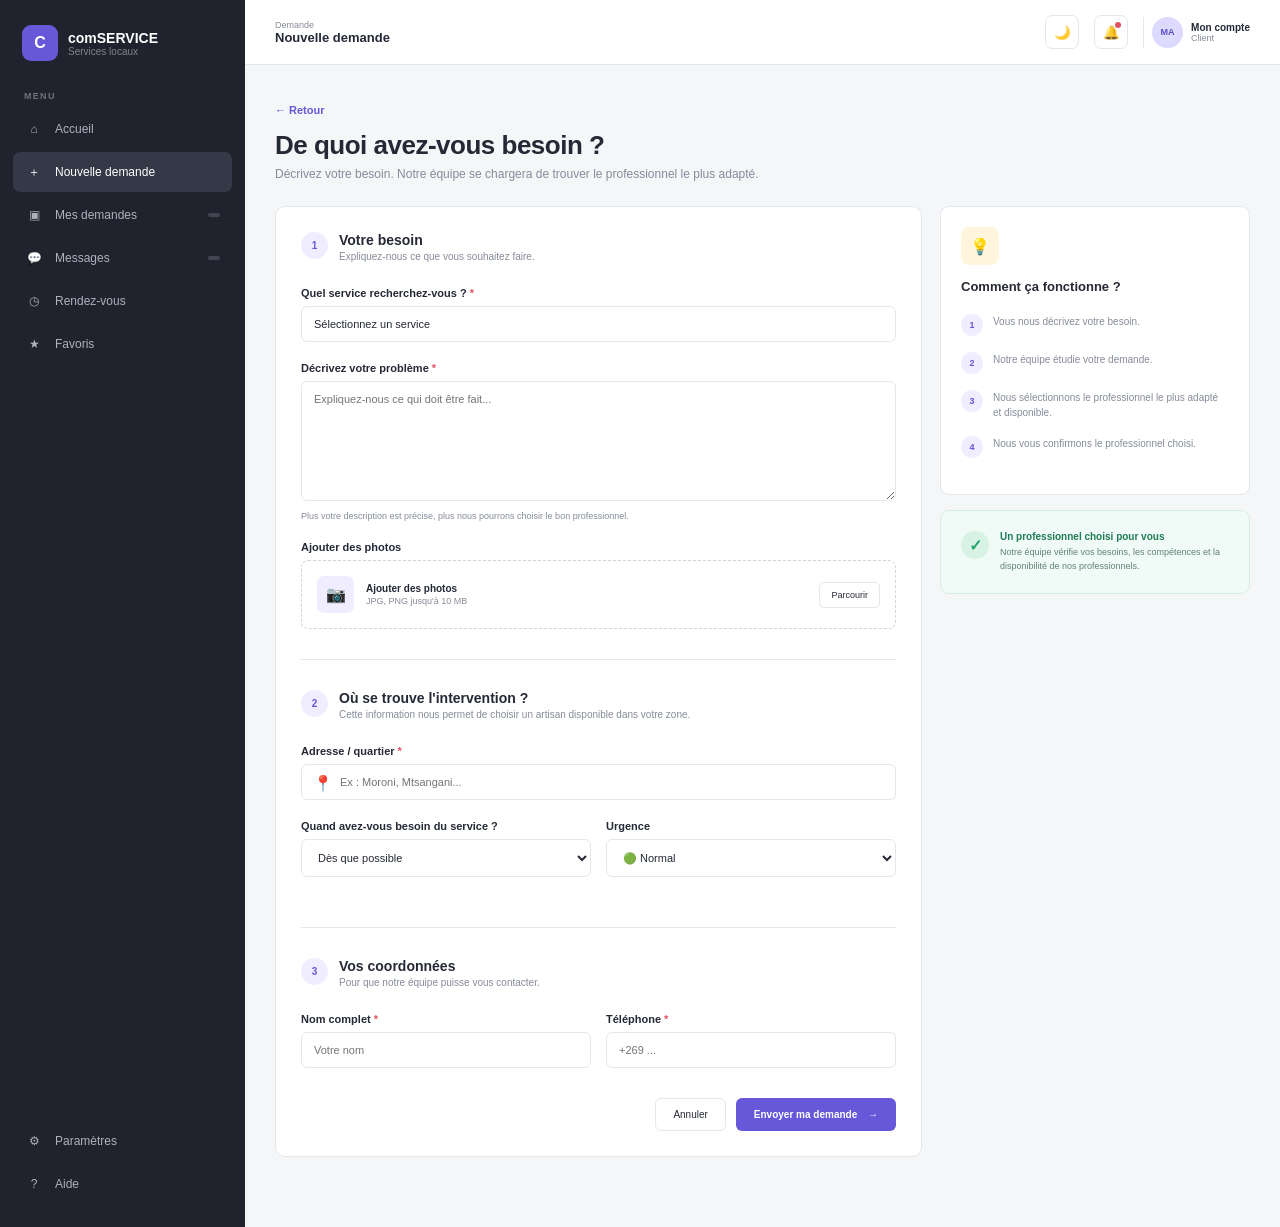
<file: index.html>
<!DOCTYPE html>
<html lang="fr">
<head>
    <meta charset="UTF-8">
    <meta name="viewport" content="width=device-width, initial-scale=1.0">

    <title> comSERVICE </title>

    <link rel="stylesheet" href="client/style.css">
</head>

<body>

<div class="app">

    <!-- ======================================
         SIDEBAR
    ======================================= -->

    <aside class="sidebar" id="sidebar">

        <div class="brand">

            <div class="brand-icon">
                C
            </div>

            <div class="brand-text">
                <strong>comSERVICE</strong>
                <span>Services locaux</span>
            </div>

            <button class="close-menu" id="closeMenu">
                ×
            </button>

        </div>


        <nav class="navigation">

            <p class="nav-title">MENU</p>

            <a href="#" class="nav-item">
                <span>⌂</span>
                <label>Accueil</label>
            </a>

            <a href="#" class="nav-item active">
                <span>＋</span>
                <label>Nouvelle demande</label>
            </a>

            <a href="#" class="nav-item">
                <span>▣</span>
                <label>Mes demandes</label>
                <b></b>
            </a>

            <a href="#" class="nav-item">
                <span>💬</span>
                <label>Messages</label>
                <b></b>
            </a>

            <a href="#" class="nav-item">
                <span>◷</span>
                <label>Rendez-vous</label>
            </a>

            <a href="#" class="nav-item">
                <span>★</span>
                <label>Favoris</label>
            </a>

        </nav>


        <div class="sidebar-bottom">

            <a href="#" class="nav-item">
                <span>⚙</span>
                <label>Paramètres</label>
            </a>

            <a href="#" class="nav-item">
                <span>?</span>
                <label>Aide</label>
            </a>

        </div>

    </aside>


    <!-- ======================================
         MAIN
    ======================================= -->

    <main class="main">

        <!-- TOPBAR -->

        <header class="topbar">

            <button class="menu-button" id="openMenu">
                ☰
            </button>


            <div class="top-title">

                <span>Demande</span>

                <strong>
                    Nouvelle demande
                </strong>

            </div>


            <div class="top-actions">

                <button
                    class="theme-button"
                    id="themeButton"
                    title="Changer de thème"
                >
                    🌙
                </button>

                <button class="notification">
                    🔔
                    <i></i>
                </button>


                <div class="user">

                    <div class="user-avatar">
                        MA
                    </div>

                    <div class="user-details">
                        <strong>Mon compte</strong>
                        <span>Client</span>
                    </div>

                </div>

            </div>

        </header>


        <!-- ======================================
             CONTENT
        ======================================= -->

        <div class="content">


            <!-- PAGE HEADER -->

            <div class="page-header">

                <div>

                    <a href="#" class="back">
                        ← Retour
                    </a>

                    <h1>
                        De quoi avez-vous besoin ?
                    </h1>

                    <p>
                        Décrivez votre besoin. Notre équipe
                        se chargera de trouver le professionnel
                        le plus adapté.
                    </p>

                </div>

            </div>


            <!-- ==================================
                 FORM
            =================================== -->

            <div class="request-layout">


                <!-- FORMULAIRE -->

                <section class="form-card">

                    <div class="card-header">

                        <div class="step-circle">
                            1
                        </div>

                        <div>
                            <h2>
                                Votre besoin
                            </h2>

                            <p>
                                Expliquez-nous ce que vous souhaitez faire.
                            </p>
                        </div>

                    </div>


                    <!-- SERVICE -->

                    <div class="form-group">

                        <label>
                            Quel service recherchez-vous ?
                            <span>*</span>
                        </label>

                        <div class="select-wrapper">

                            <select>

                                <option value="">
                                    Sélectionnez un service
                                </option>

                                <option>
                                    🔧 Plomberie
                                </option>

                                <option>
                                    ⚡ Électricité
                                </option>

                                <option>
                                    ❄️ Climatisation
                                </option>

                                <option>
                                    🎨 Peinture
                                </option>

                                <option>
                                    🪚 Menuiserie
                                </option>

                                <option>
                                    🧹 Nettoyage
                                </option>

                                <option>
                                    🔨 Maçonnerie
                                </option>

                                <option>
                                    🛠 Autre réparation
                                </option>

                            </select>

                        </div>

                    </div>


                    <!-- DESCRIPTION -->

                    <div class="form-group">

                        <label>
                            Décrivez votre problème
                            <span>*</span>
                        </label>

                        <textarea
                            placeholder="Expliquez-nous ce qui doit être fait..."
                        ></textarea>

                        <small>
                            Plus votre description est précise,
                            plus nous pourrons choisir le bon professionnel.
                        </small>

                    </div>


                    <!-- PHOTOS -->

                    <div class="form-group">

                        <label>
                            Ajouter des photos
                        </label>

                        <div class="upload">

                            <div class="upload-icon">
                                📷
                            </div>

                            <div>

                                <strong>
                                    Ajouter des photos
                                </strong>

                                <p>
                                    JPG, PNG jusqu'à 10 MB
                                </p>

                            </div>

                            <button type="button">
                                Parcourir
                            </button>

                        </div>

                    </div>


                    <!-- DIVIDER -->

                    <div class="divider"></div>


                    <!-- LOCALISATION -->

                    <div class="card-header">

                        <div class="step-circle">
                            2
                        </div>

                        <div>

                            <h2>
                                Où se trouve l'intervention ?
                            </h2>

                            <p>
                                Cette information nous permet de choisir
                                un artisan disponible dans votre zone.
                            </p>

                        </div>

                    </div>


                    <div class="form-group">

                        <label>
                            Adresse / quartier
                            <span>*</span>
                        </label>

                        <div class="input-location">

                            <span>📍</span>

                            <input
                                type="text"
                                placeholder="Ex : Moroni, Mtsangani..."
                            >

                        </div>

                    </div>


                    <!-- DISPONIBILITE -->

                    <div class="form-row">

                        <div class="form-group">

                            <label>
                                Quand avez-vous besoin du service ?
                            </label>

                            <select>

                                <option>
                                    Dès que possible
                                </option>

                                <option>
                                    Aujourd'hui
                                </option>

                                <option>
                                    Demain
                                </option>

                                <option>
                                    Cette semaine
                                </option>

                                <option>
                                    Je choisirai une date
                                </option>

                            </select>

                        </div>


                        <div class="form-group">

                            <label>
                                Urgence
                            </label>

                            <select>

                                <option>
                                    🟢 Normal
                                </option>

                                <option>
                                    🟠 Urgent
                                </option>

                                <option>
                                    🔴 Très urgent
                                </option>

                            </select>

                        </div>

                    </div>


                    <!-- CONTACT -->

                    <div class="divider"></div>


                    <div class="card-header">

                        <div class="step-circle">
                            3
                        </div>

                        <div>

                            <h2>
                                Vos coordonnées
                            </h2>

                            <p>
                                Pour que notre équipe puisse vous contacter.
                            </p>

                        </div>

                    </div>


                    <div class="form-row">

                        <div class="form-group">

                            <label>
                                Nom complet
                                <span>*</span>
                            </label>

                            <input
                                type="text"
                                placeholder="Votre nom"
                            >

                        </div>


                        <div class="form-group">

                            <label>
                                Téléphone
                                <span>*</span>
                            </label>

                            <input
                                type="tel"
                                placeholder="+269 ..."
                            >

                        </div>

                    </div>


                    <!-- ACTIONS -->

                    <div class="form-actions">

                        <button class="cancel-button">
                            Annuler
                        </button>

                        <button class="submit-button">
                            Envoyer ma demande
                            <span>→</span>
                        </button>

                    </div>

                </section>


                <!-- ==================================
                     INFO PANEL
                =================================== -->

                <aside class="info-column">


                    <div class="info-card">

                        <div class="info-icon">
                            💡
                        </div>

                        <h3>
                            Comment ça fonctionne ?
                        </h3>

                        <div class="info-step">

                            <div>
                                1
                            </div>

                            <p>
                                Vous nous décrivez votre besoin.
                            </p>

                        </div>


                        <div class="info-step">

                            <div>
                                2
                            </div>

                            <p>
                                Notre équipe étudie votre demande.
                            </p>

                        </div>


                        <div class="info-step">

                            <div>
                                3
                            </div>

                            <p>
                                Nous sélectionnons le professionnel
                                le plus adapté et disponible.
                            </p>

                        </div>


                        <div class="info-step">

                            <div>
                                4
                            </div>

                            <p>
                                Nous vous confirmons le professionnel
                                choisi.
                            </p>

                        </div>

                    </div>


                    <div class="trust-card">

                        <div class="trust-icon">
                            ✓
                        </div>

                        <div>

                            <strong>
                                Un professionnel choisi pour vous
                            </strong>

                            <p>
                                Notre équipe vérifie vos besoins,
                                les compétences et la disponibilité
                                de nos professionnels.
                            </p>

                        </div>

                    </div>


                </aside>

            </div>

        </div>

    </main>

</div>


<!-- ======================================
     JAVASCRIPT
======================================= -->

<script>

    const openMenu =
        document.getElementById("openMenu");

    const closeMenu =
        document.getElementById("closeMenu");

    const sidebar =
        document.getElementById("sidebar");


    openMenu.addEventListener("click", () => {

        sidebar.classList.add("open");

    });


    closeMenu.addEventListener("click", () => {

        sidebar.classList.remove("open");

    });


    const themeButton =
        document.getElementById("themeButton");


    themeButton.addEventListener("click", () => {

        document.body.classList.toggle("dark");

        if (
            document.body.classList.contains("dark")
        ) {

            themeButton.textContent = "☀️";

            localStorage.setItem(
                "theme",
                "dark"
            );

        } else {

            themeButton.textContent = "🌙";

            localStorage.setItem(
                "theme",
                "light"
            );

        }

    });


    if (
        localStorage.getItem("theme") === "dark"
    ) {

        document.body.classList.add("dark");

        themeButton.textContent = "☀️";

    }

</script>

</body>
</html>
</file>
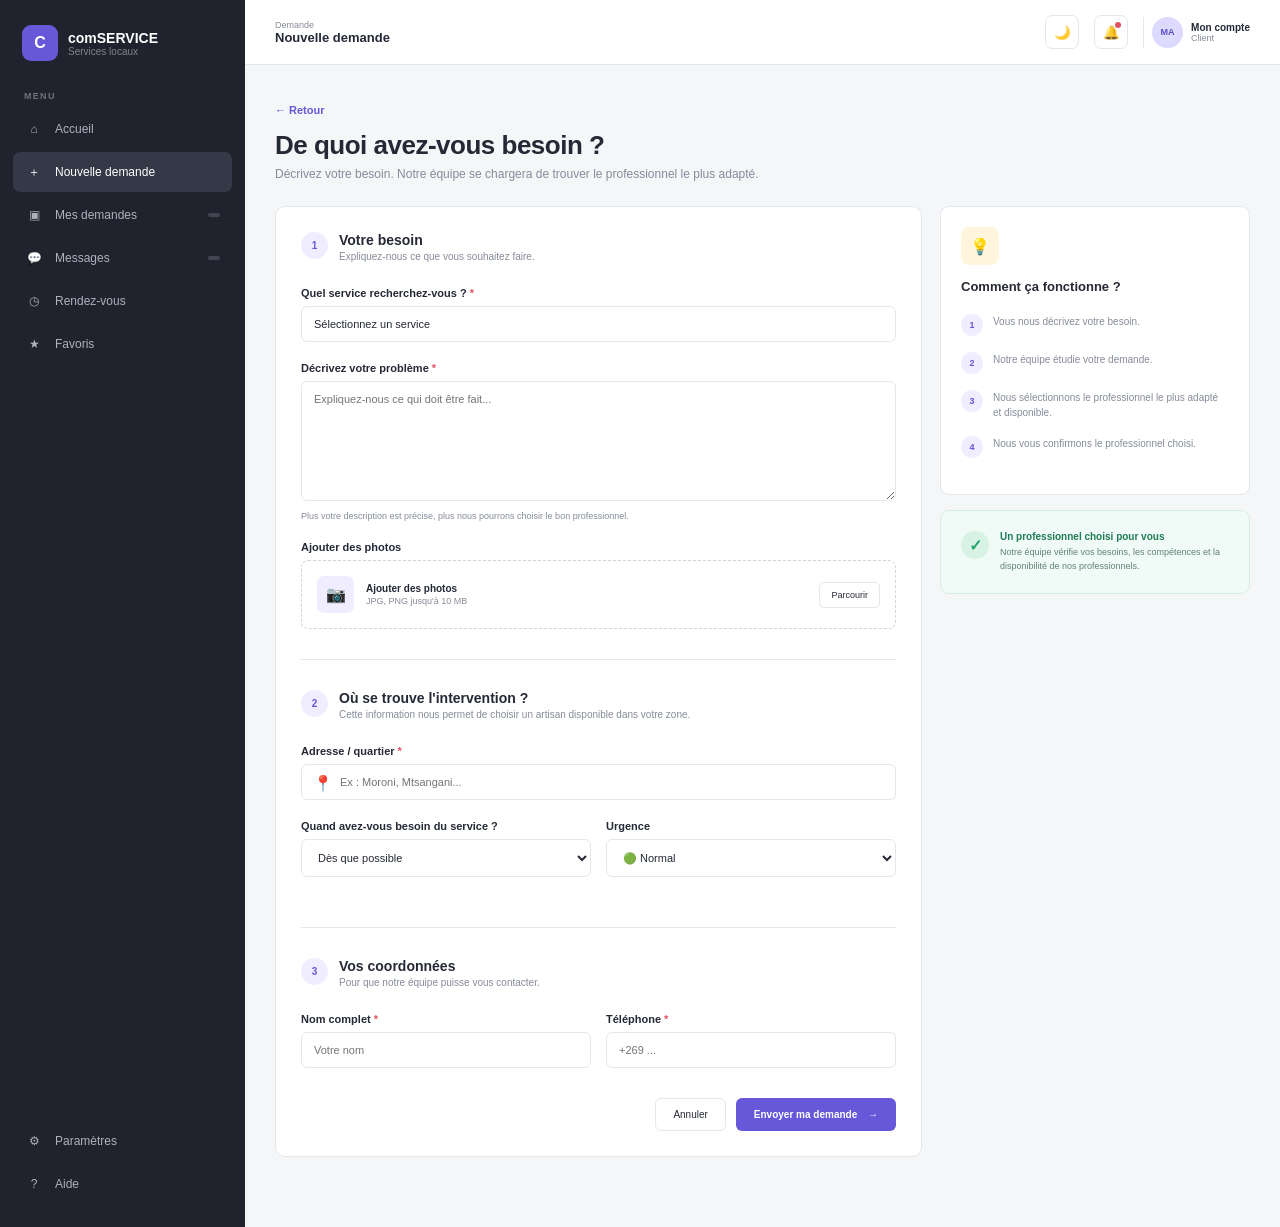
<file: client/index.html>
<!DOCTYPE html>
<html lang="fr">
<head>
    <meta charset="UTF-8">
    <meta name="viewport" content="width=device-width, initial-scale=1.0">

    <title> comSERVICE </title>

    <link rel="stylesheet" href="style.css">
</head>

<body>

<div class="app">

    <!-- ======================================
         SIDEBAR
    ======================================= -->

    <aside class="sidebar" id="sidebar">

        <div class="brand">

            <div class="brand-icon">
                C
            </div>

            <div class="brand-text">
                <strong>comSERVICE</strong>
                <span>Services locaux</span>
            </div>

            <button class="close-menu" id="closeMenu">
                ×
            </button>

        </div>


        <nav class="navigation">

            <p class="nav-title">MENU</p>

            <a href="#" class="nav-item">
                <span>⌂</span>
                <label>Accueil</label>
            </a>

            <a href="#" class="nav-item active">
                <span>＋</span>
                <label>Nouvelle demande</label>
            </a>

            <a href="#" class="nav-item">
                <span>▣</span>
                <label>Mes demandes</label>
                <b></b>
            </a>

            <a href="#" class="nav-item">
                <span>💬</span>
                <label>Messages</label>
                <b></b>
            </a>

            <a href="#" class="nav-item">
                <span>◷</span>
                <label>Rendez-vous</label>
            </a>

            <a href="#" class="nav-item">
                <span>★</span>
                <label>Favoris</label>
            </a>

        </nav>


        <div class="sidebar-bottom">

            <a href="#" class="nav-item">
                <span>⚙</span>
                <label>Paramètres</label>
            </a>

            <a href="#" class="nav-item">
                <span>?</span>
                <label>Aide</label>
            </a>

        </div>

    </aside>


    <!-- ======================================
         MAIN
    ======================================= -->

    <main class="main">

        <!-- TOPBAR -->

        <header class="topbar">

            <button class="menu-button" id="openMenu">
                ☰
            </button>


            <div class="top-title">

                <span>Demande</span>

                <strong>
                    Nouvelle demande
                </strong>

            </div>


            <div class="top-actions">

                <button
                    class="theme-button"
                    id="themeButton"
                    title="Changer de thème"
                >
                    🌙
                </button>

                <button class="notification">
                    🔔
                    <i></i>
                </button>


                <div class="user">

                    <div class="user-avatar">
                        MA
                    </div>

                    <div class="user-details">
                        <strong>Mon compte</strong>
                        <span>Client</span>
                    </div>

                </div>

            </div>

        </header>


        <!-- ======================================
             CONTENT
        ======================================= -->

        <div class="content">


            <!-- PAGE HEADER -->

            <div class="page-header">

                <div>

                    <a href="#" class="back">
                        ← Retour
                    </a>

                    <h1>
                        De quoi avez-vous besoin ?
                    </h1>

                    <p>
                        Décrivez votre besoin. Notre équipe
                        se chargera de trouver le professionnel
                        le plus adapté.
                    </p>

                </div>

            </div>


            <!-- ==================================
                 FORM
            =================================== -->

            <div class="request-layout">


                <!-- FORMULAIRE -->

                <section class="form-card">

                    <div class="card-header">

                        <div class="step-circle">
                            1
                        </div>

                        <div>
                            <h2>
                                Votre besoin
                            </h2>

                            <p>
                                Expliquez-nous ce que vous souhaitez faire.
                            </p>
                        </div>

                    </div>


                    <!-- SERVICE -->

                    <div class="form-group">

                        <label>
                            Quel service recherchez-vous ?
                            <span>*</span>
                        </label>

                        <div class="select-wrapper">

                            <select>

                                <option value="">
                                    Sélectionnez un service
                                </option>

                                <option>
                                    🔧 Plomberie
                                </option>

                                <option>
                                    ⚡ Électricité
                                </option>

                                <option>
                                    ❄️ Climatisation
                                </option>

                                <option>
                                    🎨 Peinture
                                </option>

                                <option>
                                    🪚 Menuiserie
                                </option>

                                <option>
                                    🧹 Nettoyage
                                </option>

                                <option>
                                    🔨 Maçonnerie
                                </option>

                                <option>
                                    🛠 Autre réparation
                                </option>

                            </select>

                        </div>

                    </div>


                    <!-- DESCRIPTION -->

                    <div class="form-group">

                        <label>
                            Décrivez votre problème
                            <span>*</span>
                        </label>

                        <textarea
                            placeholder="Expliquez-nous ce qui doit être fait..."
                        ></textarea>

                        <small>
                            Plus votre description est précise,
                            plus nous pourrons choisir le bon professionnel.
                        </small>

                    </div>


                    <!-- PHOTOS -->

                    <div class="form-group">

                        <label>
                            Ajouter des photos
                        </label>

                        <div class="upload">

                            <div class="upload-icon">
                                📷
                            </div>

                            <div>

                                <strong>
                                    Ajouter des photos
                                </strong>

                                <p>
                                    JPG, PNG jusqu'à 10 MB
                                </p>

                            </div>

                            <button type="button">
                                Parcourir
                            </button>

                        </div>

                    </div>


                    <!-- DIVIDER -->

                    <div class="divider"></div>


                    <!-- LOCALISATION -->

                    <div class="card-header">

                        <div class="step-circle">
                            2
                        </div>

                        <div>

                            <h2>
                                Où se trouve l'intervention ?
                            </h2>

                            <p>
                                Cette information nous permet de choisir
                                un artisan disponible dans votre zone.
                            </p>

                        </div>

                    </div>


                    <div class="form-group">

                        <label>
                            Adresse / quartier
                            <span>*</span>
                        </label>

                        <div class="input-location">

                            <span>📍</span>

                            <input
                                type="text"
                                placeholder="Ex : Moroni, Mtsangani..."
                            >

                        </div>

                    </div>


                    <!-- DISPONIBILITE -->

                    <div class="form-row">

                        <div class="form-group">

                            <label>
                                Quand avez-vous besoin du service ?
                            </label>

                            <select>

                                <option>
                                    Dès que possible
                                </option>

                                <option>
                                    Aujourd'hui
                                </option>

                                <option>
                                    Demain
                                </option>

                                <option>
                                    Cette semaine
                                </option>

                                <option>
                                    Je choisirai une date
                                </option>

                            </select>

                        </div>


                        <div class="form-group">

                            <label>
                                Urgence
                            </label>

                            <select>

                                <option>
                                    🟢 Normal
                                </option>

                                <option>
                                    🟠 Urgent
                                </option>

                                <option>
                                    🔴 Très urgent
                                </option>

                            </select>

                        </div>

                    </div>


                    <!-- CONTACT -->

                    <div class="divider"></div>


                    <div class="card-header">

                        <div class="step-circle">
                            3
                        </div>

                        <div>

                            <h2>
                                Vos coordonnées
                            </h2>

                            <p>
                                Pour que notre équipe puisse vous contacter.
                            </p>

                        </div>

                    </div>


                    <div class="form-row">

                        <div class="form-group">

                            <label>
                                Nom complet
                                <span>*</span>
                            </label>

                            <input
                                type="text"
                                placeholder="Votre nom"
                            >

                        </div>


                        <div class="form-group">

                            <label>
                                Téléphone
                                <span>*</span>
                            </label>

                            <input
                                type="tel"
                                placeholder="+269 ..."
                            >

                        </div>

                    </div>


                    <!-- ACTIONS -->

                    <div class="form-actions">

                        <button class="cancel-button">
                            Annuler
                        </button>

                        <button class="submit-button">
                            Envoyer ma demande
                            <span>→</span>
                        </button>

                    </div>

                </section>


                <!-- ==================================
                     INFO PANEL
                =================================== -->

                <aside class="info-column">


                    <div class="info-card">

                        <div class="info-icon">
                            💡
                        </div>

                        <h3>
                            Comment ça fonctionne ?
                        </h3>

                        <div class="info-step">

                            <div>
                                1
                            </div>

                            <p>
                                Vous nous décrivez votre besoin.
                            </p>

                        </div>


                        <div class="info-step">

                            <div>
                                2
                            </div>

                            <p>
                                Notre équipe étudie votre demande.
                            </p>

                        </div>


                        <div class="info-step">

                            <div>
                                3
                            </div>

                            <p>
                                Nous sélectionnons le professionnel
                                le plus adapté et disponible.
                            </p>

                        </div>


                        <div class="info-step">

                            <div>
                                4
                            </div>

                            <p>
                                Nous vous confirmons le professionnel
                                choisi.
                            </p>

                        </div>

                    </div>


                    <div class="trust-card">

                        <div class="trust-icon">
                            ✓
                        </div>

                        <div>

                            <strong>
                                Un professionnel choisi pour vous
                            </strong>

                            <p>
                                Notre équipe vérifie vos besoins,
                                les compétences et la disponibilité
                                de nos professionnels.
                            </p>

                        </div>

                    </div>


                </aside>

            </div>

        </div>

    </main>

</div>


<!-- ======================================
     JAVASCRIPT
======================================= -->

<script>

    const openMenu =
        document.getElementById("openMenu");

    const closeMenu =
        document.getElementById("closeMenu");

    const sidebar =
        document.getElementById("sidebar");


    openMenu.addEventListener("click", () => {

        sidebar.classList.add("open");

    });


    closeMenu.addEventListener("click", () => {

        sidebar.classList.remove("open");

    });


    const themeButton =
        document.getElementById("themeButton");


    themeButton.addEventListener("click", () => {

        document.body.classList.toggle("dark");

        if (
            document.body.classList.contains("dark")
        ) {

            themeButton.textContent = "☀️";

            localStorage.setItem(
                "theme",
                "dark"
            );

        } else {

            themeButton.textContent = "🌙";

            localStorage.setItem(
                "theme",
                "light"
            );

        }

    });


    if (
        localStorage.getItem("theme") === "dark"
    ) {

        document.body.classList.add("dark");

        themeButton.textContent = "☀️";

    }

</script>

</body>
</html>
</file>
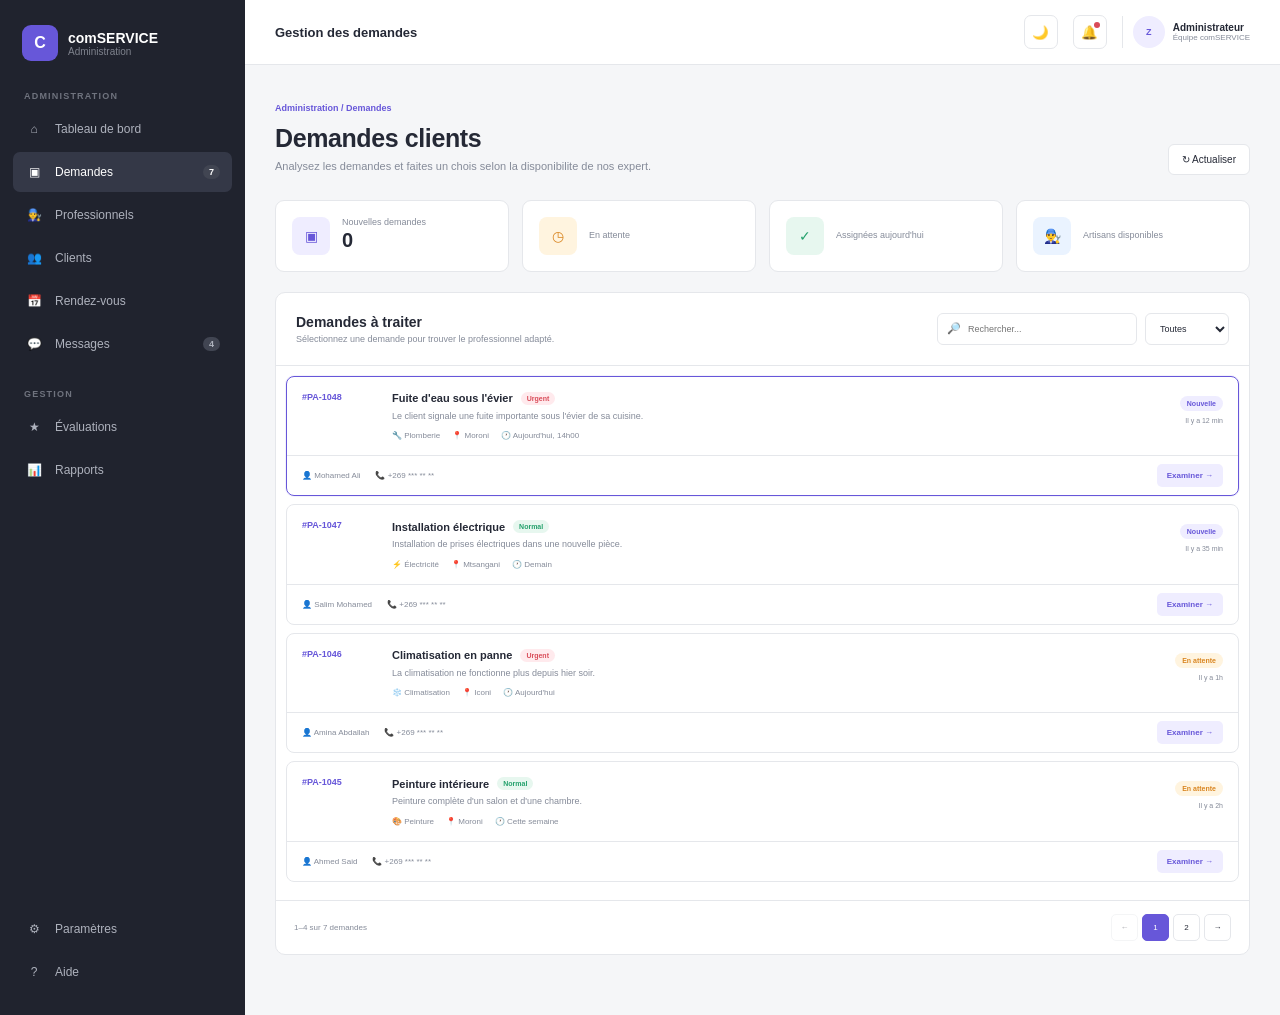
<file: admin/admin.html>
<!DOCTYPE html>
<html lang="fr">

<head>

    <meta charset="UTF-8">

    <meta
        name="viewport"
        content="width=device-width, initial-scale=1.0"
    >

    <title>Demandes - Administration </title>

    <link
        rel="stylesheet"
        href="style_comSERVICE_final.css"
    >

</head>


<body>

<div class="app">


    <!-- ======================================
         SIDEBAR
    ======================================= -->

    <aside class="sidebar" id="sidebar">

        <div class="brand">

            <div class="brand-icon">
                C
            </div>

            <div class="brand-text">

                <strong>
                    comSERVICE
                </strong>

                <span>
                    Administration
                </span>

            </div>

            <button
                class="close-menu"
                id="closeMenu"
            >
                ×
            </button>

        </div>


        <nav class="navigation">

            <p class="nav-title">
                ADMINISTRATION
            </p>


            <a href="#" class="nav-item">

                <span>⌂</span>

                <label>
                    Tableau de bord
                </label>

            </a>


            <a
                href="#"
                class="nav-item active"
            >

                <span>▣</span>

                <label>
                    Demandes
                </label>

                <b>7</b>

            </a>


            <a href="#" class="nav-item">

                <span>👨‍🔧</span>

                <label>
                    Professionnels
                </label>

            </a>


            <a href="#" class="nav-item">

                <span>👥</span>

                <label>
                    Clients
                </label>

            </a>


            <a href="#" class="nav-item">

                <span>📅</span>

                <label>
                    Rendez-vous
                </label>

            </a>


            <a href="#" class="nav-item">

                <span>💬</span>

                <label>
                    Messages
                </label>

                <b>4</b>

            </a>


            <p class="nav-title second">
                GESTION
            </p>


            <a href="#" class="nav-item">

                <span>★</span>

                <label>
                    Évaluations
                </label>

            </a>


            <a href="#" class="nav-item">

                <span>📊</span>

                <label>
                    Rapports
                </label>

            </a>


        </nav>


        <div class="sidebar-bottom">

            <a href="#" class="nav-item">

                <span>⚙</span>

                <label>
                    Paramètres
                </label>

            </a>


            <a href="#" class="nav-item">

                <span>?</span>

                <label>
                    Aide
                </label>

            </a>

        </div>

    </aside>


    <!-- ======================================
         MAIN
    ======================================= -->

    <main class="main">


        <!-- TOPBAR -->

        <header class="topbar">


            <button
                class="menu-button"
                id="openMenu"
            >
                ☰
            </button>


            <div class="top-title">

                <span>
                    
                </span>

                <strong>
                    Gestion des demandes
                </strong>

            </div>


            <div class="top-actions">


                <button
                    class="theme-button"
                    id="themeButton"
                >
                    🌙
                </button>


                <button class="notification">

                    🔔

                    <i></i>

                </button>


                <div class="user">

                    <div class="user-avatar">
                        Z
                    </div>

                    <div class="user-details">

                        <strong>
                            Administrateur
                        </strong>

                        <span>
                            Équipe comSERVICE
                        </span>

                    </div>

                </div>

            </div>

        </header>


        <!-- ======================================
             CONTENT
        ======================================= -->

        <div class="content">


            <!-- PAGE HEADER -->

            <div class="page-header">

                <div>

                    <span class="breadcrumb">
                        Administration / Demandes
                    </span>

                    <h1>
                        Demandes clients
                    </h1>

                    <p>
                        Analysez les demandes et faites un chois selon la disponibilite de nos expert.
                    </p>

                </div>


                <button class="refresh-button">
                    ↻ Actualiser
                </button>

            </div>


            <!-- ==================================
                 STATISTICS
            =================================== -->

            <div class="stats">


                <div class="stat-card">

                    <div class="stat-icon purple">
                        ▣
                    </div>

                    <div>

                        <span>
                            Nouvelles demandes
                        </span>

                        <strong>
                            0
                        </strong>

                        <small class="up">
                            
                        </small>

                    </div>

                </div>


                <div class="stat-card">

                    <div class="stat-icon orange">
                        ◷
                    </div>

                    <div>

                        <span>
                            En attente
                        </span>

                        <strong>
                            
                        </strong>

                        <small>
                            
                        </small>

                    </div>

                </div>


                <div class="stat-card">

                    <div class="stat-icon green">
                        ✓
                    </div>

                    <div>

                        <span>
                            Assignées aujourd'hui
                        </span>

                        <strong>
                            
                        </strong>

                        <small>
                            
                        </small>

                    </div>

                </div>


                <div class="stat-card">

                    <div class="stat-icon blue">
                        👨‍🔧
                    </div>

                    <div>

                        <span>
                            Artisans disponibles
                        </span>

                        <strong>
                            
                        </strong>

                        <small class="up">
                            
                        </small>

                    </div>

                </div>

            </div>


            <!-- ==================================
                 REQUESTS SECTION
            =================================== -->

            <section class="requests-panel">


                <!-- PANEL HEADER -->

                <div class="panel-header">


                    <div>

                        <h2>
                            Demandes à traiter
                        </h2>

                        <span>
                            Sélectionnez une demande pour
                            trouver le professionnel adapté.
                        </span>

                    </div>


                    <div class="panel-actions">

                        <div class="search">

                            <span>
                                🔎
                            </span>

                            <input
                                type="search"
                                placeholder="Rechercher..."
                            >

                        </div>


                        <select class="filter">

                            <option>
                                Toutes
                            </option>

                            <option>
                                Nouvelles
                            </option>

                            <option>
                                En attente
                            </option>

                            <option>
                                Assignées
                            </option>

                            <option>
                                Urgentes
                            </option>

                        </select>

                    </div>

                </div>


                <!-- ==================================
                     REQUEST LIST
                =================================== -->

                <div class="request-list">


                    <!-- REQUEST 1 -->

                    <article
                        class="request-card selected"
                    >

                        <div class="request-main">


                            <div class="request-id">
                                #PA-1048
                            </div>


                            <div class="request-content">

                                <div class="request-title">

                                    <h3>
                                        Fuite d'eau sous l'évier
                                    </h3>

                                    <span class="urgent">
                                        Urgent
                                    </span>

                                </div>


                                <p class="request-description">

                                    Le client signale une fuite
                                    importante sous l'évier de
                                    sa cuisine.

                                </p>


                                <div class="request-meta">

                                    <span>
                                        🔧 Plomberie
                                    </span>

                                    <span>
                                        📍 Moroni
                                    </span>

                                    <span>
                                        🕐 Aujourd'hui, 14h00
                                    </span>

                                </div>

                            </div>


                            <div class="request-status">

                                <span class="status new">
                                    Nouvelle
                                </span>

                                <small>
                                    Il y a 12 min
                                </small>

                            </div>


                        </div>


                        <div class="request-footer">

                            <span>
                                👤 Mohamed Ali
                            </span>

                            <span>
                                📞 +269 *** ** **
                            </span>


                            <button
                                class="view-button"
                                onclick="selectRequest('PA-1048')"
                            >
                                Examiner →
                            </button>

                        </div>

                    </article>


                    <!-- REQUEST 2 -->

                    <article class="request-card">

                        <div class="request-main">

                            <div class="request-id">
                                #PA-1047
                            </div>


                            <div class="request-content">

                                <div class="request-title">

                                    <h3>
                                        Installation électrique
                                    </h3>

                                    <span class="normal">
                                        Normal
                                    </span>

                                </div>


                                <p class="request-description">

                                    Installation de prises électriques
                                    dans une nouvelle pièce.

                                </p>


                                <div class="request-meta">

                                    <span>
                                        ⚡ Électricité
                                    </span>

                                    <span>
                                        📍 Mtsangani
                                    </span>

                                    <span>
                                        🕐 Demain
                                    </span>

                                </div>

                            </div>


                            <div class="request-status">

                                <span class="status new">
                                    Nouvelle
                                </span>

                                <small>
                                    Il y a 35 min
                                </small>

                            </div>

                        </div>


                        <div class="request-footer">

                            <span>
                                👤 Salim Mohamed
                            </span>

                            <span>
                                📞 +269 *** ** **
                            </span>


                            <button class="view-button" onclick="selectRequest('PA-1047')">
                                Examiner →
                            </button>

                        </div>

                    </article>


                    <!-- REQUEST 3 -->

                    <article class="request-card">

                        <div class="request-main">

                            <div class="request-id">
                                #PA-1046
                            </div>


                            <div class="request-content">

                                <div class="request-title">

                                    <h3>
                                        Climatisation en panne
                                    </h3>

                                    <span class="urgent">
                                        Urgent
                                    </span>

                                </div>


                                <p class="request-description">

                                    La climatisation ne fonctionne
                                    plus depuis hier soir.

                                </p>


                                <div class="request-meta">

                                    <span>
                                        ❄️ Climatisation
                                    </span>

                                    <span>
                                        📍 Iconi
                                    </span>

                                    <span>
                                        🕐 Aujourd'hui
                                    </span>

                                </div>

                            </div>


                            <div class="request-status">

                                <span class="status waiting">
                                    En attente
                                </span>

                                <small>
                                    Il y a 1h
                                </small>

                            </div>

                        </div>


                        <div class="request-footer">

                            <span>
                                👤 Amina Abdallah
                            </span>

                            <span>
                                📞 +269 *** ** **
                            </span>


                            <button class="view-button" onclick="selectRequest('PA-1046')">
                                Examiner →
                            </button>

                        </div>

                    </article>


                    <!-- REQUEST 4 -->

                    <article class="request-card">

                        <div class="request-main">

                            <div class="request-id">
                                #PA-1045
                            </div>


                            <div class="request-content">

                                <div class="request-title">

                                    <h3>
                                        Peinture intérieure
                                    </h3>

                                    <span class="normal">
                                        Normal
                                    </span>

                                </div>


                                <p class="request-description">

                                    Peinture complète d'un salon
                                    et d'une chambre.

                                </p>


                                <div class="request-meta">

                                    <span>
                                        🎨 Peinture
                                    </span>

                                    <span>
                                        📍 Moroni
                                    </span>

                                    <span>
                                        🕐 Cette semaine
                                    </span>

                                </div>

                            </div>


                            <div class="request-status">

                                <span class="status waiting">
                                    En attente
                                </span>

                                <small>
                                    Il y a 2h
                                </small>

                            </div>

                        </div>


                        <div class="request-footer">

                            <span>
                                👤 Ahmed Said
                            </span>

                            <span>
                                📞 +269 *** ** **
                            </span>


                            <button class="view-button" onclick="selectRequest('PA-1045')">
                                Examiner →
                            </button>

                        </div>

                    </article>


                </div>


                <!-- PAGINATION -->

                <div class="pagination">

                    <span>
                        1–4 sur 7 demandes
                    </span>

                    <div>

                        <button disabled>
                            ←
                        </button>

                        <button class="active">
                            1
                        </button>

                        <button>
                            2
                        </button>

                        <button>
                            →
                        </button>

                    </div>

                </div>

            </section>


        </div>

    </main>

</div>


<!-- ======================================
     JAVASCRIPT
======================================= -->


<!-- ======================================
     REQUEST DETAILS MODAL
======================================= -->
<div class="request-modal" id="requestModal" aria-hidden="true">
    <div class="request-modal-overlay" onclick="closeRequestModal()"></div>

    <div class="request-modal-card" role="dialog" aria-modal="true" aria-labelledby="modalTitle">
        <div class="request-modal-header">
            <div>
                <span class="modal-kicker">DÉTAIL DE LA DEMANDE</span>
                <h2 id="modalTitle">Demande</h2>
               l  <span class="modal-request-id" id="modalRequestId">#PA-1048</span>
            </div>
            <button class="modal-close" onclick="closeRequestModal()" aria-label="Fermer">×</button>
        </div>

        <div class="request-modal-body">
            <div class="modal-request-summary">
                <div class="modal-status" id="modalStatus">Nouvelle</div>
                <span id="modalPriority">Urgent</span>
            </div>

            <div class="modal-grid">
                <div class="modal-section">
                    <h3>📋 Informations</h3>
                    <p><strong>Client :</strong> <span id="modalClient"></span></p>
                    <p><strong>Téléphone :</strong> <span id="modalPhone"></span></p>
                    <p><strong>Service :</strong> <span id="modalService"></span></p>
                    <p><strong>Localisation :</strong> <span id="modalLocation"></span></p>
                    <p><strong>Date souhaitée :</strong> <span id="modalDate"></span></p>
                </div>

                <div class="modal-section">
                    <h3>📝 Description</h3>
                    <p id="modalDescription"></p>
                </div>
            </div>

            <div class="modal-section professionals-section">
                <div class="professionals-heading">
                    <div>
                        <h3>👨‍🔧 Professionnels disponibles</h3>
                        <p>Choisissez un professionnel compatible avec cette demande.</p>
                    </div>
                    <span class="available-count">3 disponibles</span>
                </div>

                <div class="professional-list">
                    <article class="professional-card">
                        <div class="professional-avatar">A</div>
                        <div class="professional-info">
                            <strong>Ali Ahmed</strong>
                            <span>Plombier • Moroni</span>
                            <small>Disponible maintenant</small>
                        </div>
                        <button class="assign-button" onclick="assignProfessional('Ali Ahmed')">
                            Assigner
                        </button>
                    </article>

                    <article class="professional-card">
                        <div class="professional-avatar">S</div>
                        <div class="professional-info">
                            <strong>Saïd Madi</strong>
                            <span>Plombier • Mtsangani</span>
                            <small>Disponible à 15h30</small>
                        </div>
                        <button class="assign-button" onclick="assignProfessional('Saïd Madi')">
                            Assigner
                        </button>
                    </article>

                    <article class="professional-card">
                        <div class="professional-avatar">M</div>
                        <div class="professional-info">
                            <strong>Mohamed Youssouf</strong>
                            <span>Technicien • Iconi</span>
                            <small>Disponible aujourd'hui</small>
                        </div>
                        <button class="assign-button" onclick="assignProfessional('Mohamed Youssouf')">
                            Assigner
                        </button>
                    </article>
                </div>
            </div>
        </div>
    </div>
</div>

<style>
/* ======================================
   REQUEST DETAILS MODAL
======================================= */

.request-modal {
    position: fixed;
    inset: 0;
    z-index: 9999;
    display: none;
    align-items: center;
    justify-content: center;
    padding: 24px;
}

.request-modal.open {
    display: flex;
}

.request-modal-overlay {
    position: absolute;
    inset: 0;
    background: rgba(10, 15, 30, .62);
    backdrop-filter: blur(4px);
}

.request-modal-card {
    position: relative;
    width: min(900px, 100%);
    max-height: 90vh;
    overflow: auto;
    background: #fff;
    border-radius: 20px;
    box-shadow: 0 24px 80px rgba(0,0,0,.25);
    animation: modalIn .2s ease-out;
}

@keyframes modalIn {
    from { opacity: 0; transform: translateY(15px) scale(.98); }
    to { opacity: 1; transform: translateY(0) scale(1); }
}

.request-modal-header {
    display: flex;
    justify-content: space-between;
    gap: 20px;
    padding: 25px 28px 20px;
    border-bottom: 1px solid #e9edf3;
}

.modal-kicker {
    font-size: 11px;
    font-weight: 700;
    letter-spacing: 1.2px;
    opacity: .65;
}

.request-modal-header h2 {
    margin: 5px 0 3px;
    font-size: 25px;
}

.modal-request-id {
    font-size: 13px;
    opacity: .6;
}

.modal-close {
    width: 38px;
    height: 38px;
    border: 0;
    border-radius: 10px;
    background: #f1f3f6;
    font-size: 25px;
    cursor: pointer;
}

.request-modal-body {
    padding: 25px 28px 30px;
}

.modal-request-summary {
    display: flex;
    align-items: center;
    gap: 10px;
    margin-bottom: 22px;
}

.modal-status,
#modalPriority {
    display: inline-flex;
    padding: 6px 11px;
    border-radius: 20px;
    font-size: 12px;
    font-weight: 700;
}

.modal-status {
    background: #eaf2ff;
    color: #2563eb;
}

#modalPriority {
    background: #fff0df;
    color: #d97706;
}

.modal-grid {
    display: grid;
    grid-template-columns: 1fr 1fr;
    gap: 18px;
}

.modal-section {
    padding: 19px;
    border: 1px solid #e8ebf0;
    border-radius: 14px;
    background: #fafbfc;
}

.modal-section h3 {
    margin: 0 0 14px;
    font-size: 15px;
}

.modal-section p {
    margin: 9px 0;
    line-height: 1.55;
    font-size: 14px;
}

.professionals-section {
    margin-top: 18px;
}

.professionals-heading {
    display: flex;
    align-items: center;
    justify-content: space-between;
    gap: 15px;
    margin-bottom: 15px;
}

.professionals-heading h3 {
    margin-bottom: 4px;
}

.professionals-heading p {
    margin: 0;
    opacity: .65;
}

.available-count {
    white-space: nowrap;
    font-size: 12px;
    font-weight: 700;
    padding: 7px 10px;
    border-radius: 20px;
    background: #e9f8ef;
    color: #15803d;
}

.professional-list {
    display: grid;
    gap: 10px;
}

.professional-card {
    display: flex;
    align-items: center;
    gap: 13px;
    padding: 13px;
    border: 1px solid #e5e8ed;
    border-radius: 12px;
    background: white;
}

.professional-avatar {
    display: grid;
    place-items: center;
    width: 42px;
    height: 42px;
    flex: 0 0 42px;
    border-radius: 50%;
    background: #eef2ff;
    font-weight: 800;
}

.professional-info {
    display: flex;
    flex-direction: column;
    flex: 1;
    gap: 3px;
}

.professional-info strong {
    font-size: 14px;
}

.professional-info span,
.professional-info small {
    font-size: 12px;
    opacity: .65;
}

.assign-button {
    border: 0;
    padding: 9px 13px;
    border-radius: 9px;
    background: #2563eb;
    color: white;
    font-weight: 700;
    cursor: pointer;
}

.assign-button:hover {
    opacity: .88;
}

@media (max-width: 700px) {
    .request-modal {
        padding: 10px;
    }

    .request-modal-card {
        max-height: 95vh;
        border-radius: 15px;
    }

    .modal-grid {
        grid-template-columns: 1fr;
    }

    .professionals-heading {
        align-items: flex-start;
        flex-direction: column;
    }

    .professional-card {
        align-items: flex-start;
        flex-wrap: wrap;
    }

    .assign-button {
        margin-left: 55px;
    }
}

/* Dark mode */
body.dark .request-modal-card {
    background: #151922;
    color: #edf1f7;
}

body.dark .request-modal-header {
    border-color: #2a303c;
}

body.dark .modal-close,
body.dark .modal-section {
    background: #1c212c;
    border-color: #2a303c;
    color: #edf1f7;
}

body.dark .professional-card {
    background: #181d27;
    border-color: #2a303c;
}
</style>

<script>

    const openMenu =
        document.getElementById("openMenu");

    const closeMenu =
        document.getElementById("closeMenu");

    const sidebar =
        document.getElementById("sidebar");


    openMenu.addEventListener(
        "click",
        () => {

            sidebar.classList.add("open");

        }
    );


    closeMenu.addEventListener(
        "click",
        () => {

            sidebar.classList.remove("open");

        }
    );


    /* ===============================
       THEME
    =============================== */

    const themeButton =
        document.getElementById("themeButton");


    themeButton.addEventListener(
        "click",
        () => {

            document.body.classList.toggle("dark");


            if (
                document.body.classList.contains("dark")
            ) {

                themeButton.textContent = "☀️";

                localStorage.setItem(
                    "theme",
                    "dark"
                );

            } else {

                themeButton.textContent = "🌙";

                localStorage.setItem(
                    "theme",
                    "light"
                );

            }

        }
    );


    if (
        localStorage.getItem("theme") === "dark"
    ) {

        document.body.classList.add("dark");

        themeButton.textContent = "☀️";

    }


    /* ===============================
       REQUEST SELECTION
    =============================== */

    const requestsData = {
        "PA-1048": {
            title: "Fuite d'eau sous l'évier",
            priority: "Urgent",
            status: "Nouvelle",
            client: "Mohamed Ali",
            phone: "+269 *** ** **",
            service: "Plomberie",
            location: "Moroni",
            date: "Aujourd'hui, 14h00",
            description: "Le client signale une fuite importante sous l'évier de sa cuisine."
        },
        "PA-1047": {
            title: "Installation électrique",
            priority: "Normal",
            status: "Nouvelle",
            client: "Salim Mohamed",
            phone: "+269 *** ** **",
            service: "Électricité",
            location: "Mtsangani",
            date: "Demain",
            description: "Installation de prises électriques dans une nouvelle pièce."
        },
        "PA-1046": {
            title: "Climatisation en panne",
            priority: "Urgent",
            status: "En attente",
            client: "Amina Abdallah",
            phone: "+269 *** ** **",
            service: "Climatisation",
            location: "Iconi",
            date: "Aujourd'hui",
            description: "La climatisation ne fonctionne plus depuis hier soir."
        },
        "PA-1045": {
            title: "Peinture intérieure",
            priority: "Normal",
            status: "En attente",
            client: "Ahmed Said",
            phone: "+269 *** ** **",
            service: "Peinture",
            location: "Moroni",
            date: "Cette semaine",
            description: "Peinture complète d'un salon et d'une chambre."
        }
    };

    function selectRequest(id) {
        const request = requestsData[id];

        if (!request) {
            console.error("Demande introuvable :", id);
            return;
        }

        document.getElementById("modalTitle").textContent = request.title;
        document.getElementById("modalRequestId").textContent = "#" + id;
        document.getElementById("modalStatus").textContent = request.status;
        document.getElementById("modalPriority").textContent = request.priority;
        document.getElementById("modalClient").textContent = request.client;
        document.getElementById("modalPhone").textContent = request.phone;
        document.getElementById("modalService").textContent = request.service;
        document.getElementById("modalLocation").textContent = request.location;
        document.getElementById("modalDate").textContent = request.date;
        document.getElementById("modalDescription").textContent = request.description;

        const modal = document.getElementById("requestModal");
        modal.classList.add("open");
        modal.setAttribute("aria-hidden", "false");
        document.body.style.overflow = "hidden";
    }

    function closeRequestModal() {
        const modal = document.getElementById("requestModal");
        modal.classList.remove("open");
        modal.setAttribute("aria-hidden", "true");
        document.body.style.overflow = "";
    }

    function assignProfessional(name) {
        alert("Demande assignée à " + name + " (prototype).");
    }

    document.addEventListener("keydown", (event) => {
        if (event.key === "Escape") {
            closeRequestModal();
        }
    });

</script>

</body>
</html>
</file>
<file: client/style.css>
/* =========================================
   RESET
========================================= */

* {
    margin: 0;
    padding: 0;
    box-sizing: border-box;
}

:root {

    --sidebar: #20232e;
    --sidebar-hover: #2d303c;

    --background: #f5f6f8;
    --panel: #ffffff;

    --text: #252936;
    --muted: #858b99;

    --border: #e5e7eb;

    --primary: #6757d9;
    --primary-hover: #5748c8;
    --primary-light: #efedff;

    --success: #25a56a;

    --container: 1200px;
}


body {

    font-family:
        Inter,
        -apple-system,
        BlinkMacSystemFont,
        "Segoe UI",
        sans-serif;

    background: var(--background);

    color: var(--text);

    min-height: 100vh;

}

button,
input,
select,
textarea {

    font-family: inherit;

}

button {

    cursor: pointer;

}

a {

    text-decoration: none;

    color: inherit;

}


/* =========================================
   APP
========================================= */

.app {

    display: flex;

    min-height: 100vh;

}


/* =========================================
   SIDEBAR
========================================= */

.sidebar {

    width: 245px;

    background: var(--sidebar);

    color: #b5b8c2;

    padding: 20px 13px;

    display: flex;

    flex-direction: column;

    flex-shrink: 0;

}


/* BRAND */

.brand {

    display: flex;

    align-items: center;

    gap: 10px;

    padding: 5px 9px 30px;

}

.brand-icon {

    width: 36px;
    height: 36px;

    display: grid;

    place-items: center;

    background: var(--primary);

    color: white;

    border-radius: 9px;

    font-weight: 800;

}

.brand-text strong {

    display: block;

    color: white;

    font-size: 14px;

}

.brand-text span {

    display: block;

    color: #7e828d;

    font-size: 10px;

}

.close-menu {

    display: none;

}


/* NAV */

.navigation {

    flex: 1;

}

.nav-title {

    color: #6f737e;

    font-size: 9px;

    font-weight: 700;

    letter-spacing: 1.3px;

    padding: 0 11px;

    margin-bottom: 8px;

}

.nav-item {

    display: flex;

    align-items: center;

    gap: 12px;

    min-height: 40px;

    padding: 8px 12px;

    border-radius: 7px;

    margin-bottom: 3px;

    font-size: 12px;

    color: #aeb2bd;

}

.nav-item span {

    width: 18px;

    text-align: center;

}

.nav-item label {

    cursor: pointer;

}

.nav-item b {

    margin-left: auto;

    background: #414552;

    padding: 2px 6px;

    border-radius: 10px;

    font-size: 9px;

}

.nav-item:hover {

    background: var(--sidebar-hover);

    color: white;

}

.nav-item.active {

    background: #343847;

    color: white;

}


/* BOTTOM */

.sidebar-bottom {

    margin-top: auto;

}


/* =========================================
   MAIN
========================================= */

.main {

    flex: 1;

    min-width: 0;

}


/* =========================================
   TOPBAR
========================================= */

.topbar {

    height: 65px;

    background: var(--panel);

    border-bottom: 1px solid var(--border);

    display: flex;

    align-items: center;

    padding: 0 30px;

}

.menu-button {

    display: none;

    border: none;

    background: transparent;

    font-size: 21px;

    margin-right: 15px;

}

.top-title span {

    display: block;

    font-size: 9px;

    color: var(--muted);

}

.top-title strong {

    display: block;

    font-size: 13px;

}

.top-actions {

    margin-left: auto;

    display: flex;

    align-items: center;

    gap: 15px;

}

.theme-button,
.notification {

    width: 34px;
    height: 34px;

    border: 1px solid var(--border);

    background: var(--panel);

    border-radius: 7px;

    display: grid;

    place-items: center;

}

.notification {

    position: relative;

}

.notification i {

    position: absolute;

    width: 6px;
    height: 6px;

    background: #e05260;

    border-radius: 50%;

    top: 6px;

    right: 6px;

}

.user {

    display: flex;

    align-items: center;

    gap: 8px;

    padding-left: 8px;

    border-left: 1px solid var(--border);

}

.user-avatar {

    width: 31px;
    height: 31px;

    border-radius: 50%;

    background: #dedaff;

    color: #5c4ec5;

    display: grid;

    place-items: center;

    font-size: 9px;

    font-weight: 700;

}

.user-details strong {

    display: block;

    font-size: 10px;

}

.user-details span {

    display: block;

    font-size: 9px;

    color: var(--muted);

}


/* =========================================
   CONTENT
========================================= */

.content {

    width: min(
        var(--container),
        calc(100% - 60px)
    );

    margin: auto;

    padding: 35px 0 70px;

}


/* =========================================
   PAGE HEADER
========================================= */

.page-header {

    margin-bottom: 25px;

}

.back {

    color: var(--primary);

    font-size: 11px;

    font-weight: 600;

}

.page-header h1 {

    font-size: 26px;

    margin-top: 12px;

    letter-spacing: -0.5px;

}

.page-header p {

    color: var(--muted);

    font-size: 12px;

    max-width: 650px;

    margin-top: 6px;

}


/* =========================================
   REQUEST LAYOUT
========================================= */

.request-layout {

    display: grid;

    grid-template-columns:
        minmax(0, 1fr)
        310px;

    gap: 18px;

    align-items: start;

}


/* =========================================
   FORM CARD
========================================= */

.form-card {

    background: var(--panel);

    border: 1px solid var(--border);

    border-radius: 10px;

    padding: 25px;

}


/* CARD HEADER */

.card-header {

    display: flex;

    gap: 11px;

    align-items: flex-start;

    margin-bottom: 25px;

}

.step-circle {

    width: 27px;
    height: 27px;

    border-radius: 50%;

    background: var(--primary-light);

    color: var(--primary);

    display: grid;

    place-items: center;

    font-size: 10px;

    font-weight: 700;

    flex-shrink: 0;

}

.card-header h2 {

    font-size: 14px;

}

.card-header p {

    color: var(--muted);

    font-size: 10px;

    margin-top: 3px;

}


/* =========================================
   FORM
========================================= */

.form-group {

    margin-bottom: 20px;

}

.form-group label {

    display: block;

    font-size: 11px;

    font-weight: 600;

    margin-bottom: 7px;

}

.form-group label span {

    color: #e05260;

}

.form-group input,
.form-group select,
.form-group textarea {

    width: 100%;

    border: 1px solid var(--border);

    background: var(--panel);

    color: var(--text);

    border-radius: 6px;

    outline: none;

    font-size: 11px;

    padding: 11px 12px;

    transition: .2s;

}

.form-group input:focus,
.form-group select:focus,
.form-group textarea:focus {

    border-color: var(--primary);

    box-shadow:
        0 0 0 3px
        rgba(103, 87, 217, .08);

}

.form-group textarea {

    min-height: 120px;

    resize: vertical;

}

.form-group small {

    display: block;

    color: var(--muted);

    font-size: 9px;

    margin-top: 6px;

}


/* SELECT */

.select-wrapper {

    position: relative;

}

.select-wrapper select {

    appearance: none;

}


/* =========================================
   UPLOAD
========================================= */

.upload {

    border: 1px dashed #cfd3dc;

    border-radius: 7px;

    padding: 15px;

    display: flex;

    align-items: center;

    gap: 12px;

}

.upload-icon {

    width: 37px;
    height: 37px;

    background: var(--primary-light);

    border-radius: 7px;

    display: grid;

    place-items: center;

}

.upload strong {

    display: block;

    font-size: 10px;

}

.upload p {

    color: var(--muted);

    font-size: 9px;

    margin-top: 2px;

}

.upload button {

    margin-left: auto;

    border: 1px solid var(--border);

    background: var(--panel);

    color: var(--text);

    border-radius: 5px;

    padding: 7px 11px;

    font-size: 9px;

}


/* =========================================
   DIVIDER
========================================= */

.divider {

    height: 1px;

    background: var(--border);

    margin: 30px 0;

}


/* =========================================
   LOCATION
========================================= */

.input-location {

    position: relative;

}

.input-location span {

    position: absolute;

    left: 12px;

    top: 10px;

}

.input-location input {

    padding-left: 38px !important;

}


/* =========================================
   FORM ROW
========================================= */

.form-row {

    display: grid;

    grid-template-columns: 1fr 1fr;

    gap: 15px;

}


/* =========================================
   ACTIONS
========================================= */

.form-actions {

    display: flex;

    justify-content: flex-end;

    gap: 10px;

    padding-top: 10px;

}

.cancel-button {

    border: 1px solid var(--border);

    background: var(--panel);

    color: var(--text);

    padding: 10px 17px;

    border-radius: 6px;

    font-size: 10px;

}

.submit-button {

    border: none;

    background: var(--primary);

    color: white;

    padding: 10px 18px;

    border-radius: 6px;

    font-size: 10px;

    font-weight: 600;

}

.submit-button:hover {

    background: var(--primary-hover);

}

.submit-button span {

    margin-left: 8px;

}


/* =========================================
   INFO COLUMN
========================================= */

.info-column {

    display: flex;

    flex-direction: column;

    gap: 15px;

}

.info-card,
.trust-card {

    background: var(--panel);

    border: 1px solid var(--border);

    border-radius: 9px;

    padding: 20px;

}

.info-icon {

    width: 38px;
    height: 38px;

    border-radius: 8px;

    background: #fff5dc;

    display: grid;

    place-items: center;

    margin-bottom: 14px;

}

.info-card h3 {

    font-size: 13px;

    margin-bottom: 20px;

}

.info-step {

    display: flex;

    gap: 10px;

    margin-bottom: 16px;

}

.info-step > div {

    width: 22px;
    height: 22px;

    border-radius: 50%;

    background: var(--primary-light);

    color: var(--primary);

    display: grid;

    place-items: center;

    font-size: 9px;

    font-weight: 700;

    flex-shrink: 0;

}

.info-step p {

    color: var(--muted);

    font-size: 10px;

    line-height: 1.5;

}


/* TRUST */

.trust-card {

    display: flex;

    gap: 11px;

    background: #f0faf6;

    border-color: #d6eee3;

}

.trust-icon {

    width: 28px;
    height: 28px;

    border-radius: 50%;

    background: #d8f3e5;

    color: var(--success);

    display: grid;

    place-items: center;

    font-weight: bold;

    flex-shrink: 0;

}

.trust-card strong {

    display: block;

    color: #207c55;

    font-size: 10px;

}

.trust-card p {

    color: #628276;

    font-size: 9px;

    line-height: 1.5;

    margin-top: 4px;

}


/* =========================================
   DARK THEME
========================================= */

body.dark {

    --background: #15171d;

    --panel: #20232c;

    --text: #e7e9ee;

    --muted: #9298a6;

    --border: #343844;

    --primary: #8b7cf6;

    --primary-hover: #7868e7;

    --primary-light: #302b4e;

}

body.dark .upload {

    border-color: #454957;

}

body.dark .trust-card {

    background: #1d3028;

    border-color: #2c493d;

}

body.dark .trust-card strong {

    color: #7bd1a8;

}

body.dark .trust-card p {

    color: #89a99c;

}

body.dark .trust-icon {

    background: #244638;

}


/* =========================================
   TABLET
========================================= */

@media (max-width: 1000px) {

    .sidebar {

        width: 215px;

    }

    .request-layout {

        grid-template-columns: 1fr;

    }

    .info-column {

        display: grid;

        grid-template-columns: 1fr 1fr;

    }

}


/* =========================================
   MOBILE
========================================= */

@media (max-width: 700px) {

    .sidebar {

        position: fixed;

        z-index: 1000;

        left: -260px;

        top: 0;

        bottom: 0;

        width: 250px;

        transition: left .25s ease;

        box-shadow:
            10px 0 30px
            rgba(0,0,0,.2);

    }

    .sidebar.open {

        left: 0;

    }

    .close-menu {

        display: block;

        margin-left: auto;

        border: none;

        background: transparent;

        color: #aaa;

        font-size: 24px;

    }

    .menu-button {

        display: block;

    }

    .topbar {

        padding: 0 15px;

    }

    .user-details {

        display: none;

    }

    .user {

        border-left: none;

        padding-left: 0;

    }

    .content {

        width: calc(100% - 28px);

        padding-top: 25px;

    }

    .page-header h1 {

        font-size: 22px;

    }

    .page-header p {

        font-size: 11px;

    }

    .form-card {

        padding: 18px;

    }

    .form-row {

        grid-template-columns: 1fr;

        gap: 0;

    }

    .info-column {

        display: flex;

    }

}


/* =========================================
   SMALL MOBILE
========================================= */

@media (max-width: 430px) {

    .top-title span {

        display: none;

    }

    .top-title strong {

        font-size: 12px;

    }

    .theme-button,
    .notification {

        width: 31px;
        height: 31px;

    }

    .content {

        width: calc(100% - 20px);

    }

    .page-header {

        margin-bottom: 18px;

    }

    .form-card {

        padding: 15px;

        border-radius: 8px;

    }

    .upload {

        flex-wrap: wrap;

    }

    .upload button {

        width: 100%;

        margin-left: 0;

    }

    .form-actions {

        flex-direction: column-reverse;

    }

    .form-actions button {

        width: 100%;

        min-height: 42px;

    }

}
</file>
<file: admin/style_comSERVICE_final.css>
/* =========================================
   RESET
========================================= */

* {
    margin: 0;
    padding: 0;
    box-sizing: border-box;
}


:root {

    --sidebar: #20232e;
    --sidebar-hover: #2d303c;

    --background: #f5f6f8;
    --panel: #ffffff;

    --text: #252936;
    --muted: #858b99;

    --border: #e5e7eb;

    --primary: #6757d9;
    --primary-hover: #5748c8;
    --primary-light: #efedff;

    --green: #22a06b;
    --green-light: #e7f7ef;

    --orange: #d98520;
    --orange-light: #fff4df;

    --red: #d94b58;
    --red-light: #ffeaed;

    --blue: #3478c7;
    --blue-light: #eaf3ff;

    --container: 1350px;
}


body {

    font-family:
        Inter,
        -apple-system,
        BlinkMacSystemFont,
        "Segoe UI",
        sans-serif;

    background: var(--background);

    color: var(--text);

    min-height: 100vh;

}


button,
input,
select {

    font-family: inherit;

}


button {

    cursor: pointer;

}


a {

    text-decoration: none;

    color: inherit;

}


/* =========================================
   APP
========================================= */

.app {

    min-height: 100vh;

    display: flex;

}


/* =========================================
   SIDEBAR
========================================= */

.sidebar {

    width: 245px;

    background: var(--sidebar);

    color: #b5b8c2;

    padding: 20px 13px;

    display: flex;

    flex-direction: column;

    flex-shrink: 0;

}


.brand {

    display: flex;

    align-items: center;

    gap: 10px;

    padding:
        5px
        9px
        30px;

}


.brand-icon {

    width: 36px;
    height: 36px;

    border-radius: 9px;

    background: var(--primary);

    color: white;

    display: grid;

    place-items: center;

    font-weight: 800;

}


.brand-text strong {

    display: block;

    color: white;

    font-size: 14px;

}


.brand-text span {

    display: block;

    color: #7e828d;

    font-size: 10px;

}


.close-menu {

    display: none;

}


/* NAV */

.navigation {

    flex: 1;

}


.nav-title {

    color: #6f737e;

    font-size: 9px;

    font-weight: 700;

    letter-spacing: 1.2px;

    padding:
        0
        11px;

    margin-bottom: 8px;

}


.nav-title.second {

    margin-top: 25px;

}


.nav-item {

    display: flex;

    align-items: center;

    gap: 12px;

    min-height: 40px;

    padding:
        8px
        12px;

    border-radius: 7px;

    margin-bottom: 3px;

    font-size: 12px;

    color: #aeb2bd;

}


.nav-item span {

    width: 18px;

    text-align: center;

}


.nav-item b {

    margin-left: auto;

    background: #414552;

    padding:
        2px
        6px;

    border-radius: 10px;

    font-size: 9px;

}


.nav-item:hover {

    background: var(--sidebar-hover);

    color: white;

}


.nav-item.active {

    background: #343847;

    color: white;

}


.sidebar-bottom {

    margin-top: auto;

}


/* =========================================
   MAIN
========================================= */

.main {

    flex: 1;

    min-width: 0;

}


/* =========================================
   TOPBAR
========================================= */

.topbar {

    height: 65px;

    background: var(--panel);

    border-bottom:
        1px solid
        var(--border);

    display: flex;

    align-items: center;

    padding:
        0
        30px;

}


.menu-button {

    display: none;

    border: none;

    background: transparent;

    font-size: 21px;

    margin-right: 15px;

}


.top-title span {

    display: block;

    color: var(--muted);

    font-size: 9px;

}


.top-title strong {

    display: block;

    font-size: 13px;

}


.top-actions {

    margin-left: auto;

    display: flex;

    align-items: center;

    gap: 15px;

}


.theme-button,
.notification {

    width: 34px;
    height: 34px;

    border:
        1px solid
        var(--border);

    background: var(--panel);

    border-radius: 7px;

    display: grid;

    place-items: center;

}


.notification {

    position: relative;

}


.notification i {

    position: absolute;

    width: 6px;
    height: 6px;

    background: var(--red);

    border-radius: 50%;

    right: 6px;
    top: 6px;

}


.user {

    display: flex;

    align-items: center;

    gap: 8px;

    padding-left: 10px;

    border-left:
        1px solid
        var(--border);

}


.user-avatar {

    width: 32px;
    height: 32px;

    border-radius: 50%;

    background: var(--primary-light);

    color: var(--primary);

    display: grid;

    place-items: center;

    font-size: 9px;

    font-weight: 700;

}


.user-details strong {

    display: block;

    font-size: 10px;

}


.user-details span {

    display: block;

    color: var(--muted);

    font-size: 8px;

}


/* =========================================
   CONTENT
========================================= */

.content {

    width:
        min(
            var(--container),
            calc(100% - 60px)
        );

    margin: auto;

    padding:
        32px
        0
        60px;

}


/* =========================================
   PAGE HEADER
========================================= */

.page-header {

    display: flex;

    align-items: flex-end;

    justify-content: space-between;

    margin-bottom: 25px;

}


.breadcrumb {

    color: var(--primary);

    font-size: 9px;

    font-weight: 600;

}


.page-header h1 {

    font-size: 25px;

    margin-top: 9px;

    letter-spacing: -.4px;

}


.page-header p {

    color: var(--muted);

    font-size: 11px;

    margin-top: 5px;

    max-width: 650px;

    line-height: 1.5;

}


.refresh-button {

    border:
        1px solid
        var(--border);

    background: var(--panel);

    color: var(--text);

    border-radius: 6px;

    padding:
        9px
        13px;

    font-size: 10px;

}


/* =========================================
   STATS
========================================= */

.stats {

    display: grid;

    grid-template-columns:
        repeat(4, 1fr);

    gap: 13px;

    margin-bottom: 20px;

}


.stat-card {

    background: var(--panel);

    border:
        1px solid
        var(--border);

    border-radius: 9px;

    padding: 16px;

    display: flex;

    align-items: center;

    gap: 12px;

}


.stat-icon {

    width: 38px;
    height: 38px;

    border-radius: 8px;

    display: grid;

    place-items: center;

    font-size: 14px;

}


.stat-icon.purple {

    background: var(--primary-light);

    color: var(--primary);

}


.stat-icon.orange {

    background: var(--orange-light);

    color: var(--orange);

}


.stat-icon.green {

    background: var(--green-light);

    color: var(--green);

}


.stat-icon.blue {

    background: var(--blue-light);

    color: var(--blue);

}


.stat-card span {

    display: block;

    color: var(--muted);

    font-size: 9px;

}


.stat-card strong {

    display: block;

    font-size: 20px;

    margin:
        2px
        0;

}


.stat-card small {

    color: var(--muted);

    font-size: 8px;

}


.stat-card small.up {

    color: var(--green);

}


/* =========================================
   REQUEST PANEL
========================================= */

.requests-panel {

    background: var(--panel);

    border:
        1px solid
        var(--border);

    border-radius: 10px;

    overflow: hidden;

}


.panel-header {

    padding: 20px;

    border-bottom:
        1px solid
        var(--border);

    display: flex;

    justify-content: space-between;

    align-items: center;

}


.panel-header h2 {

    font-size: 14px;

}


.panel-header > div:first-child span {

    display: block;

    color: var(--muted);

    font-size: 9px;

    margin-top: 4px;

}


.panel-actions {

    display: flex;

    gap: 8px;

}


/* SEARCH */

.search {

    width: 200px;

    height: 32px;

    border:
        1px solid
        var(--border);

    border-radius: 6px;

    display: flex;

    align-items: center;

    padding:
        0
        9px;

}


.search span {

    font-size: 11px;

}


.search input {

    width: 100%;

    border: none;

    outline: none;

    background: transparent;

    color: var(--text);

    padding-left: 7px;

    font-size: 9px;

}


.filter {

    border:
        1px solid
        var(--border);

    background: var(--panel);

    color: var(--text);

    border-radius: 6px;

    padding:
        0
        10px;

    font-size: 9px;

}


/* =========================================
   REQUEST LIST
========================================= */

.request-list {

    padding: 10px;

}


.request-card {

    border:
        1px solid
        var(--border);

    border-radius: 8px;

    margin-bottom: 8px;

    transition: .2s;

}


.request-card:hover {

    border-color: #c9c4f4;

    box-shadow:
        0 3px 12px
        rgba(40,40,60,.04);

}


.request-card.selected {

    border-color:
        var(--primary);

    box-shadow:
        0 0 0 1px
        rgba(103,87,217,.08);

}


.request-main {

    display: grid;

    grid-template-columns:
        75px
        1fr
        100px;

    gap: 15px;

    padding: 15px;

}


.request-id {

    color: var(--primary);

    font-size: 9px;

    font-weight: 700;

}


.request-title {

    display: flex;

    align-items: center;

    gap: 8px;

}


.request-title h3 {

    font-size: 11px;

}


.urgent,
.normal {

    padding:
        3px
        6px;

    border-radius: 10px;

    font-size: 7px;

    font-weight: 700;

}


.urgent {

    color: var(--red);

    background: var(--red-light);

}


.normal {

    color: var(--green);

    background: var(--green-light);

}


.request-description {

    color: var(--muted);

    font-size: 9px;

    margin-top: 5px;

    line-height: 1.4;

}


.request-meta {

    display: flex;

    flex-wrap: wrap;

    gap: 12px;

    margin-top: 9px;

}


.request-meta span {

    color: var(--muted);

    font-size: 8px;

}


.request-status {

    text-align: right;

}


.status {

    display: inline-block;

    padding:
        4px
        7px;

    border-radius: 10px;

    font-size: 7px;

    font-weight: 700;

}


.status.new {

    color: var(--primary);

    background: var(--primary-light);

}


.status.waiting {

    color: var(--orange);

    background: var(--orange-light);

}


.request-status small {

    display: block;

    color: var(--muted);

    font-size: 7px;

    margin-top: 6px;

}


/* FOOTER */

.request-footer {

    min-height: 39px;

    padding:
        8px
        15px;

    border-top:
        1px solid
        var(--border);

    display: flex;

    align-items: center;

    gap: 15px;

}


.request-footer span {

    color: var(--muted);

    font-size: 8px;

}


.view-button {

    margin-left: auto;

    border: none;

    background: var(--primary-light);

    color: var(--primary);

    border-radius: 5px;

    padding:
        7px
        10px;

    font-size: 8px;

    font-weight: 700;

}


.view-button:hover {

    background: var(--primary);

    color: white;

}


/* =========================================
   PAGINATION
========================================= */

.pagination {

    border-top:
        1px solid
        var(--border);

    padding:
        13px
        18px;

    display: flex;

    align-items: center;

    justify-content: space-between;

}


.pagination > span {

    color: var(--muted);

    font-size: 8px;

}


.pagination div {

    display: flex;

    gap: 4px;

}


.pagination button {

    width: 27px;
    height: 27px;

    border:
        1px solid
        var(--border);

    background: var(--panel);

    color: var(--text);

    border-radius: 5px;

    font-size: 8px;

}


.pagination button.active {

    background: var(--primary);

    border-color: var(--primary);

    color: white;

}


.pagination button:disabled {

    opacity: .4;

    cursor: not-allowed;

}


/* =========================================
   DARK THEME
========================================= */

body.dark {

    --background: #15171d;

    --panel: #20232c;

    --text: #e7e9ee;

    --muted: #9298a6;

    --border: #343844;

    --primary: #8b7cf6;

    --primary-hover: #7868e7;

}


body.dark .request-card:hover {

    border-color: #514a7e;

}


body.dark .refresh-button,
body.dark .theme-button,
body.dark .notification,
body.dark .filter {

    background: var(--panel);

}


body.dark .urgent {

    background: #432a30;

}


body.dark .normal {

    background: #203b30;

}


body.dark .status.waiting {

    background: #443521;

}


/* =========================================
   TABLET
========================================= */

@media (max-width: 1050px) {

    .sidebar {

        width: 215px;

    }


    .stats {

        grid-template-columns:
            repeat(2, 1fr);

    }

}


/* =========================================
   MOBILE
========================================= */

@media (max-width: 700px) {

    .sidebar {

        position: fixed;

        z-index: 1000;

        left: -260px;

        top: 0;

        bottom: 0;

        width: 250px;

        transition:
            left .25s ease;

        box-shadow:
            10px 0 30px
            rgba(0,0,0,.2);

    }


    .sidebar.open {

        left: 0;

    }


    .close-menu {

        display: block;

        margin-left: auto;

        border: none;

        background: transparent;

        color: #aaa;

        font-size: 24px;

    }


    .menu-button {

        display: block;

    }


    .topbar {

        padding:
            0
            15px;

    }


    .user-details {

        display: none;

    }


    .user {

        border-left: none;

        padding-left: 0;

    }


    .content {

        width:
            calc(100% - 24px);

        padding-top: 25px;

    }


    .page-header {

        align-items: flex-start;

        flex-direction: column;

        gap: 15px;

    }


    .stats {

        grid-template-columns:
            1fr 1fr;

        gap: 8px;

    }


    .stat-card {

        padding: 12px;

    }


    .stat-icon {

        width: 32px;
        height: 32px;

    }


    .panel-header {

        align-items: stretch;

        flex-direction: column;

        gap: 15px;

    }


    .panel-actions {

        width: 100%;

    }


    .search {

        flex: 1;

        width: auto;

    }


    .filter {

        width: 120px;

    }


    .request-main {

        grid-template-columns:
            1fr;

        gap: 7px;

    }


    .request-status {

        text-align: left;

    }


    .request-footer {

        flex-wrap: wrap;

    }

}


/* =========================================
   SMALL MOBILE
========================================= */

@media (max-width: 430px) {

    .stats {

        grid-template-columns: 1fr;

    }


    .top-title span {

        display: none;

    }


    .top-title strong {

        font-size: 12px;

    }


    .theme-button,
    .notification {

        width: 31px;
        height: 31px;

    }


    .content {

        width:
            calc(100% - 16px);

    }


    .panel-header {

        padding: 15px;

    }


    .panel-actions {

        flex-direction: column;

    }


    .filter {

        width: 100%;

        height: 32px;

    }


    .request-list {

        padding: 7px;

    }


    .request-card {

        padding: 0;

    }


    .request-main {

        padding: 13px;

    }


    .request-footer {

        padding: 10px 13px;

    }


    .request-footer span:nth-child(2) {

        display: none;

    }


    .view-button {

        width: 100%;

        margin-top: 5px;

    }


    .pagination {

        padding: 12px;

    }

}

/* =========================================
   REQUEST DETAILS MODAL
========================================= */

.request-modal {
    position: fixed;
    inset: 0;
    z-index: 9999;
    display: none;
    align-items: center;
    justify-content: center;
    padding: 24px;
}

.request-modal.open {
    display: flex;
}

.request-modal-overlay {
    position: absolute;
    inset: 0;
    background: rgba(10, 15, 30, .62);
    backdrop-filter: blur(4px);
}

.request-modal-card {
    position: relative;
    width: min(900px, 100%);
    max-height: 90vh;
    overflow: auto;
    background: var(--panel);
    color: var(--text);
    border: 1px solid var(--border);
    border-radius: 14px;
    box-shadow: 0 24px 80px rgba(0,0,0,.25);
    animation: requestModalIn .2s ease-out;
}

@keyframes requestModalIn {
    from { opacity: 0; transform: translateY(15px) scale(.98); }
    to { opacity: 1; transform: translateY(0) scale(1); }
}

.request-modal-header {
    display: flex;
    justify-content: space-between;
    gap: 20px;
    padding: 22px 24px 18px;
    border-bottom: 1px solid var(--border);
}

.modal-kicker {
    font-size: 9px;
    font-weight: 700;
    letter-spacing: 1.1px;
    color: var(--muted);
}

.request-modal-header h2 {
    margin: 5px 0 3px;
    font-size: 20px;
}

.modal-request-id {
    font-size: 9px;
    color: var(--primary);
    font-weight: 700;
}

.modal-close {
    width: 32px;
    height: 32px;
    border: 1px solid var(--border);
    border-radius: 7px;
    background: var(--background);
    color: var(--text);
    font-size: 22px;
    cursor: pointer;
}

.request-modal-body {
    padding: 22px 24px 26px;
}

.modal-request-summary {
    display: flex;
    align-items: center;
    gap: 8px;
    margin-bottom: 18px;
}

.modal-status,
#modalPriority {
    display: inline-flex;
    padding: 5px 9px;
    border-radius: 10px;
    font-size: 8px;
    font-weight: 700;
}

.modal-status {
    background: var(--primary-light);
    color: var(--primary);
}

#modalPriority {
    background: var(--orange-light);
    color: var(--orange);
}

.modal-grid {
    display: grid;
    grid-template-columns: 1fr 1fr;
    gap: 12px;
}

.modal-section {
    padding: 15px;
    border: 1px solid var(--border);
    border-radius: 9px;
    background: var(--background);
}

.modal-section h3 {
    margin: 0 0 11px;
    font-size: 11px;
}

.modal-section p {
    margin: 7px 0;
    line-height: 1.5;
    font-size: 9px;
}

.professionals-section {
    margin-top: 12px;
}

.professionals-heading {
    display: flex;
    align-items: center;
    justify-content: space-between;
    gap: 15px;
    margin-bottom: 12px;
}

.professionals-heading h3 {
    margin-bottom: 3px;
}

.professionals-heading p {
    margin: 0;
    color: var(--muted);
    font-size: 8px;
}

.available-count {
    white-space: nowrap;
    font-size: 8px;
    font-weight: 700;
    padding: 5px 8px;
    border-radius: 10px;
    background: var(--green-light);
    color: var(--green);
}

.professional-list {
    display: grid;
    gap: 8px;
}

.professional-card {
    display: flex;
    align-items: center;
    gap: 10px;
    padding: 10px;
    border: 1px solid var(--border);
    border-radius: 8px;
    background: var(--panel);
}

.professional-avatar {
    display: grid;
    place-items: center;
    width: 34px;
    height: 34px;
    flex: 0 0 34px;
    border-radius: 50%;
    background: var(--primary-light);
    color: var(--primary);
    font-size: 10px;
    font-weight: 800;
}

.professional-info {
    display: flex;
    flex-direction: column;
    flex: 1;
    gap: 2px;
}

.professional-info strong {
    font-size: 9px;
}

.professional-info span,
.professional-info small {
    font-size: 8px;
    color: var(--muted);
}

.assign-button {
    border: none;
    padding: 7px 10px;
    border-radius: 5px;
    background: var(--primary);
    color: white;
    font-size: 8px;
    font-weight: 700;
    cursor: pointer;
}

.assign-button:hover {
    background: var(--primary-hover);
}

@media (max-width: 700px) {
    .request-modal {
        padding: 10px;
    }

    .request-modal-card {
        max-height: 95vh;
    }

    .modal-grid {
        grid-template-columns: 1fr;
    }

    .professionals-heading {
        align-items: flex-start;
        flex-direction: column;
    }

    .professional-card {
        align-items: flex-start;
        flex-wrap: wrap;
    }

    .assign-button {
        margin-left: 44px;
    }
}
</file>
